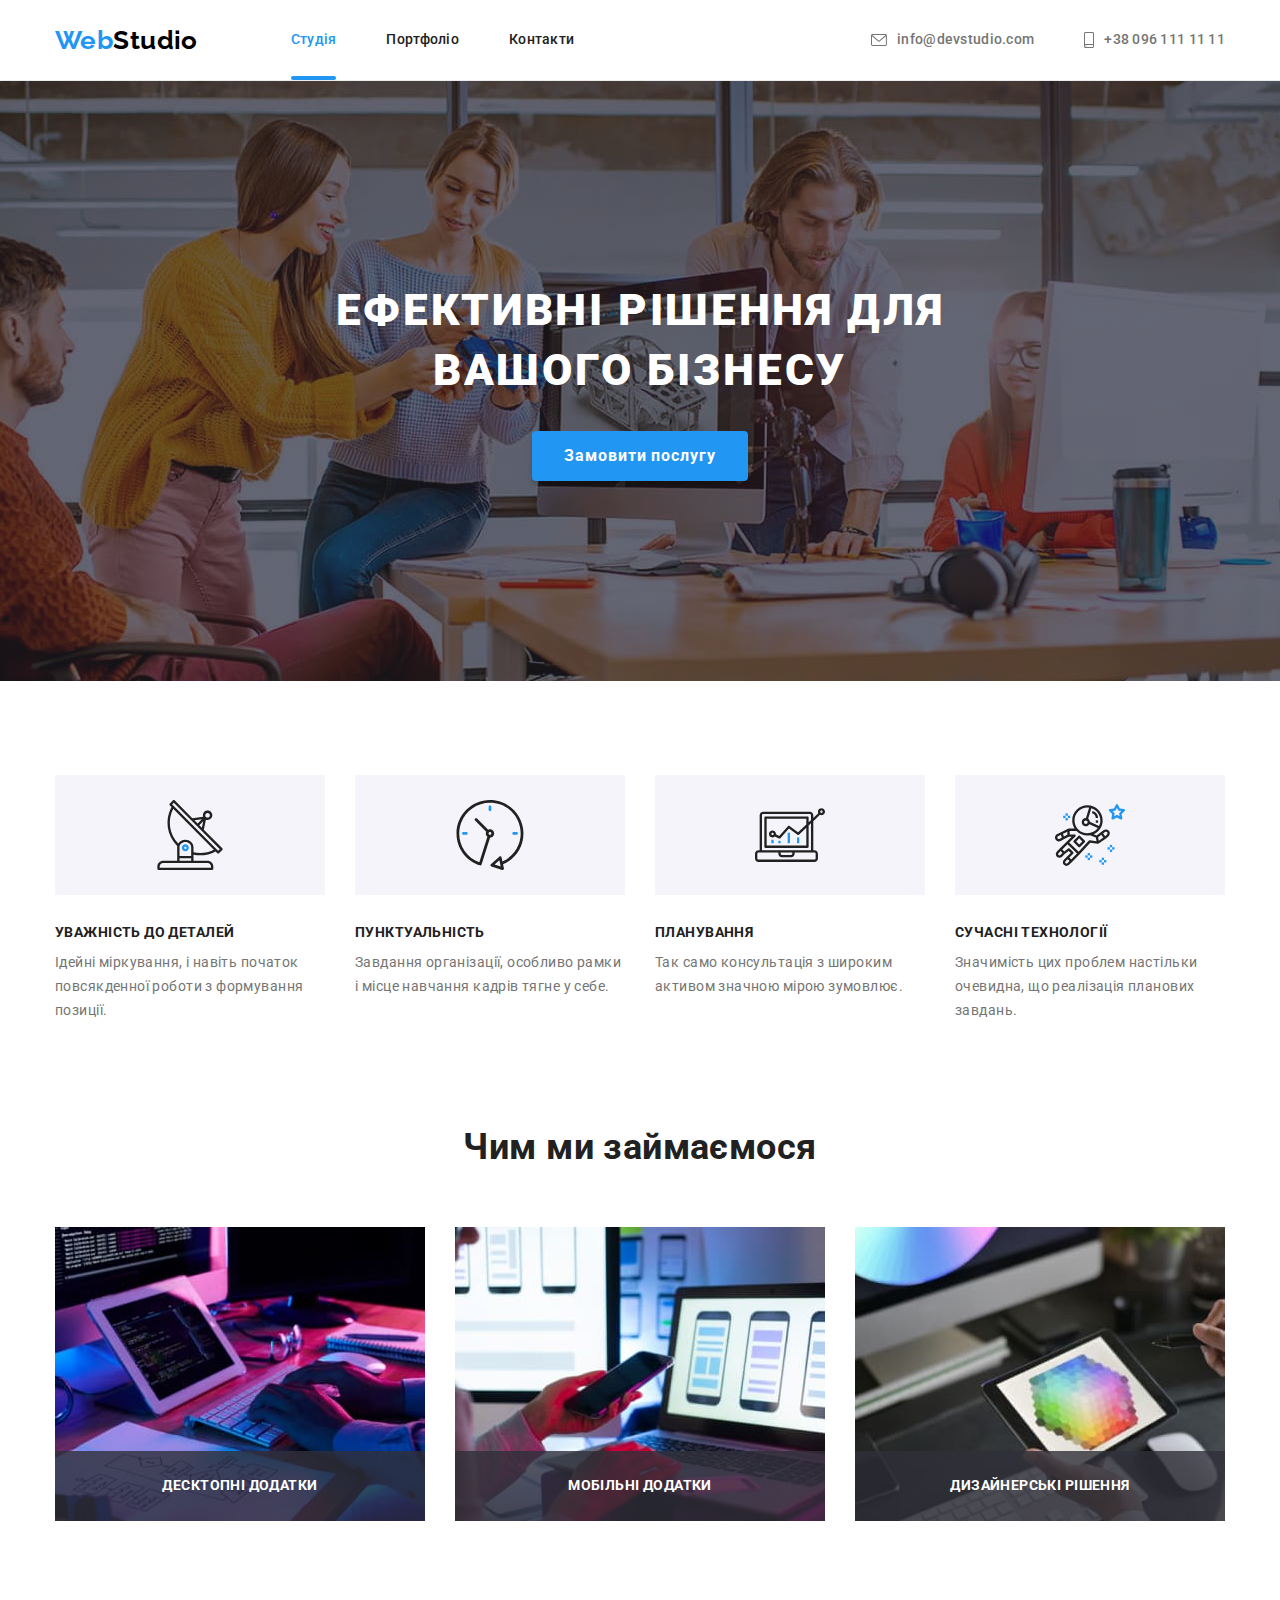
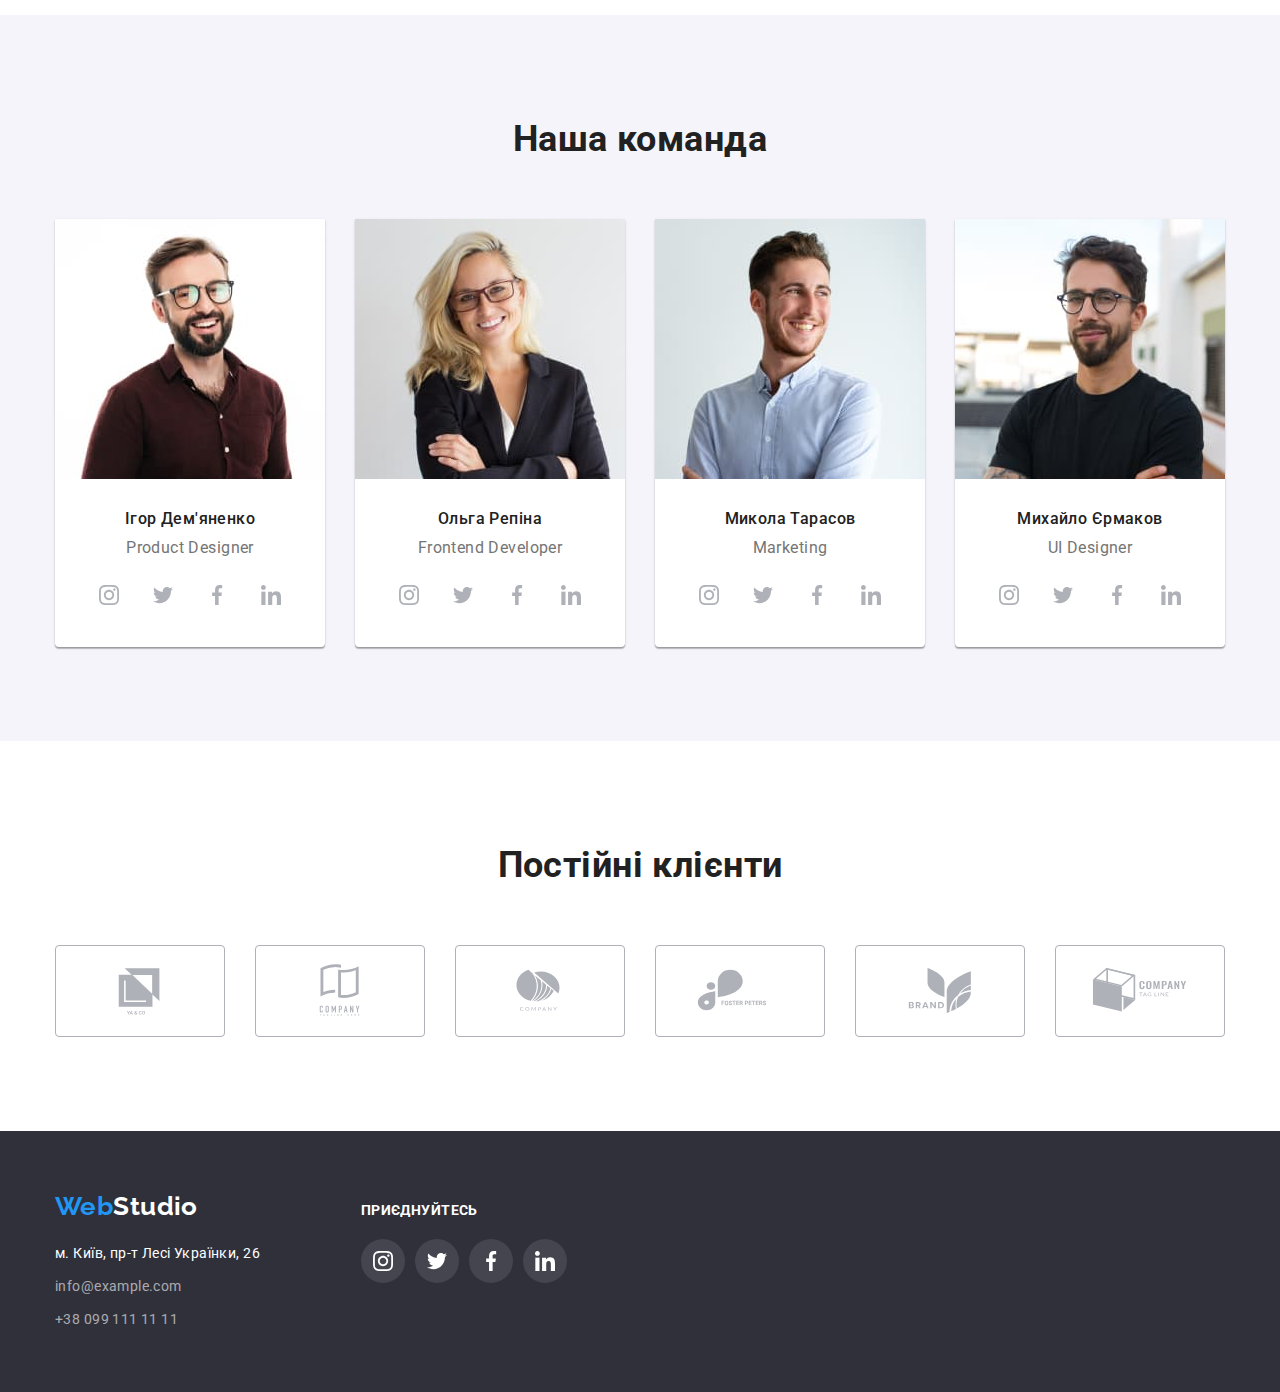
<file: index.html>
<!DOCTYPE html>
<html lang="uk">
<head>
    <meta charset="UTF-8">
    <meta http-equiv="X-UA-Compatible" content="IE=edge">
    <meta name="viewport" content="width=device-width, initial-scale=1.0">
    <title>Webstudio</title>
    <link rel="preconnect" href="https://fonts.googleapis.com">
    <link rel="preconnect" href="https://fonts.gstatic.com" crossorigin>
    <link href="https://fonts.googleapis.com/css2?family=Raleway:wght@700&family=Roboto:wght@400;500;700;900&display=swap"
        rel="stylesheet">
    <link rel="stylesheet" href="https://cdnjs.cloudflare.com/ajax/libs/modern-normalize/1.1.0/modern-normalize.min.css">    
    <link rel="stylesheet" href="./css/styles.css">

    
</head>
<body>
    <!--HEADER--> 
    <header class="page-header">
        <div class="container page-header-container">
         <nav class="page-nav">
             <a class="logo link" href="./index.html" lang="en">Web<span class="logo-part-header">Studio</span></a>
             <ul class="menu list">
                  <li class="menu-item">
                        <a class="menu-link link current" href="./index.html">Студія</a>
                 </li>
                 <li class="menu-item">
                     <a class="menu-link link" href="./portfolio.html">Портфоліо</a>
                 </li>
                 <li class="menu-item">
                     <a class="menu-link link" href="">Контакти</a>
                 </li>
             </ul>
         </nav>
         <ul class="contact-list list">
               <li class="contact-list-item">
                 <a class="contact-link link" href="mailto:info@devstudio.com">
                    <svg class="contact-link-icon" width="16" height="12">
                        <use href="./images/sprite.svg#icon-envelope"></use>
                    </svg>
                    info@devstudio.com</a>
             </li>
             <li class="contact-list-item">
                 <a class="contact-link link" href="tel:+380961111111">
                    <svg class="contact-link-icon" width="10" height="16">
                        <use href="./images/sprite.svg#icon-smartphone"></use>
                    </svg>
                    +38 096 111 11 11</a>
                </li>
         </ul>
        </div>
    </header>
    
    <!--UNIQUE PAGE CONTENT-->
    <main>
        <!-- HERO -->
        <section class="hero">
            <div class="container">
            <h1 class="main-title">
                Ефективні рішення для вашого бізнесу  
            </h1>
            <button type="button" class="modal-btn" data-modal-open>Замовити послугу</button>
            </div>
        </section>

        <!-- COMPANY QUALITIES -->
        <section class="company-qualities section">
            <div class="container">
            <h2 class="visually-hidden">Основні якості нашої компанії</h2> 
            <ul class="company-qualities-list list">
                <li class="company-qualities-list-item icon-antenna">
                   <h3 class="section-subtitle company-qualities-subtitle">
                       Уважність до деталей 
                   </h3>
                   <p class="section-description">
                    Ідейні міркування, і навіть початок повсякденної роботи з формування позиції.
                   </p>
                </li>
                <li class="company-qualities-list-item icon-clock">
                   <h3 class="section-subtitle company-qualities-subtitle">
                       Пунктуальність
                   </h3> 
                    <p class="section-description">
                     Завдання організації, особливо рамки і місце навчання кадрів тягне у себе.
                    </p>
                </li>
                <li class="company-qualities-list-item icon-diagram"> 
                   <h3 class="section-subtitle company-qualities-subtitle">
                       Планування
                   </h3> 
                    <p class="section-description">
                     Так само консультація з широким активом значною мірою зумовлює.
                   </p>   
                </li>
                <li class="company-qualities-list-item icon-astronaut">
                   <h3 class="section-subtitle company-qualities-subtitle">
                       Сучасні технології
                   </h3> 
                    <p class="section-description">
                    Значимість цих проблем настільки очевидна, що реалізація планових завдань.
                    </p>
                </li>
            </ul>
            </div>
        </section>

        <!-- COMPANY ACTIVITY -->
        <section class="company-activity section">   
            <div class="container">
            <h2 class="section-title">Чим ми займаємося</h2>
            <ul class="company-activity-list list">
                <li class="company-activity-list-item">
                    <div class="thumb">
                        <img src="./images/activity/activity1.jpg" alt="розробка архітектури ПЗ" width="370" height="294">
                        <p class="company-label">десктопні додатки</p>
                    </div>
                </li>
                <li class="company-activity-list-item">
                    <div class="thumb">
                        <img src="./images/activity/activity2.jpg" alt="дизайн мобільных додатків" width="370" height="294">
                        <p class="company-label">мобільні додатки</p>
                    </div>
                </li>
                <li class="company-activity-list-item">
                    <div class="thumb">
                        <img src="./images/activity/activity3.jpg" alt="нанесення кольорової гами" width="370" height="294">
                        <p class="company-label">дизайнерські рішення</p>
                    </div>
                </li>
            </ul> 
            </div>
        </section>

        <!-- EMPLOYEES -->
        <section class="employees section">
            <div class="container">
            <h2 class="section-title">Наша команда</h2>
            <ul class="employees-list list">
                <li class="employees-list-item">
                    <img class="employees-photo" src="./images/team/ihor-demyanenko.jpg" alt="Ігор Дем'яненко" width="270" height="260">
                    <div class="employees-list-item-wrapper">
                    <h3 class="section-subtitle employee-subtitle">
                        Ігор Дем'яненко
                    </h3>
                    <p class="section-description employee-description" lang="en">
                        Product Designer
                    </p>
                    <ul class="social-list list">
                        <li class="social-list-item">
                            <a class="social-list-link" href="">
                                <svg class="social-link-icon" width="20" height=20>
                                    <use href="./images/sprite.svg#icon-instagram"></use>
                                </svg>
                            </a>
                        </li>
                        <li class="social-list-item">
                            <a class="social-list-link" href="">
                                <svg class="social-link-icon" width="20" height=20>
                                    <use href="./images/sprite.svg#icon-twitter"></use>
                                </svg>
                            </a>
                        </li>
                        <li class="social-list-item">
                            <a class="social-list-link" href="">
                                <svg class="social-link-icon" width="20" height=20>
                                    <use href="./images/sprite.svg#icon-facebook"></use>
                                </svg>
                            </a>
                        </li>
                        <li class="social-list-item">
                            <a class="social-list-link" href="">
                                <svg class="social-link-icon" width="20" height=20>
                                    <use href="./images/sprite.svg#icon-linkedin"></use>
                                </svg>
                            </a>
                        </li>
                    </ul>
                    </div>
                </li>
                <li class="employees-list-item">
                    <img class="employees-photo" src="./images/team/olha-repina.jpg" alt="Ольга Репіна" width="270" height="260">
                    <div class="employees-list-item-wrapper">
                    <h3 class="section-subtitle employee-subtitle">
                        Ольга Репіна
                    </h3>
                    <p class="section-description employee-description" lang="en">
                        Frontend Developer
                    </p>
                    <ul class="social-list list">
                        <li class="social-list-item">
                            <a class="social-list-link" href="">
                                <svg class="social-link-icon" width="20" height=20>
                                    <use href="./images/sprite.svg#icon-instagram"></use>
                                </svg>
                            </a>
                        </li>
                        <li class="social-list-item">
                            <a class="social-list-link" href="">
                                <svg class="social-link-icon" width="20" height=20>
                                    <use href="./images/sprite.svg#icon-twitter"></use>
                                </svg>
                            </a>
                        </li>
                        <li class="social-list-item">
                            <a class="social-list-link" href="">
                                <svg class="social-link-icon" width="20" height=20>
                                    <use href="./images/sprite.svg#icon-facebook"></use>
                                </svg>
                            </a>
                        </li>
                        <li class="social-list-item">
                            <a class="social-list-link" href="">
                                <svg class="social-link-icon" width="20" height=20>
                                    <use href="./images/sprite.svg#icon-linkedin"></use>
                                </svg>
                            </a>
                        </li>
                    </ul>
                    </div>
                </li>
                <li class="employees-list-item">
                    <img class="employees-photo" src="./images/team/nikolay-tarasov.jpg" alt="Микола Тарасов" width="270" height="260">
                    <div class="employees-list-item-wrapper">
                    <h3 class="section-subtitle employee-subtitle">
                        Микола Тарасов
                    </h3>
                    <p class="section-description employee-description" lang="en">
                        Marketing
                    </p>
                    <ul class="social-list list">
                        <li class="social-list-item">
                            <a class="social-list-link" href="">
                                <svg class="social-link-icon" width="20" height=20>
                                    <use href="./images/sprite.svg#icon-instagram"></use>
                                </svg>
                            </a>
                        </li>
                        <li class="social-list-item">
                            <a class="social-list-link" href="">
                                <svg class="social-link-icon" width="20" height=20>
                                    <use href="./images/sprite.svg#icon-twitter"></use>
                                </svg>
                            </a>
                        </li>
                        <li class="social-list-item">
                            <a class="social-list-link" href="">
                                <svg class="social-link-icon" width="20" height=20>
                                    <use href="./images/sprite.svg#icon-facebook"></use>
                                </svg>
                            </a>
                        </li>
                        <li class="social-list-item">
                            <a class="social-list-link" href="">
                                <svg class="social-link-icon" width="20" height=20>
                                    <use href="./images/sprite.svg#icon-linkedin"></use>
                                </svg>
                            </a>
                        </li>
                    </ul>
                    </div>
                </li>
                <li class="employees-list-item">
                    <img class="employees-photo" src="./images/team/myhail-yermakov.jpg" alt="Михайло Єрмаков" width="270" height="260">
                    <div class="employees-list-item-wrapper">
                    <h3 class="section-subtitle employee-subtitle">
                        Михайло Єрмаков
                    </h3>
                    <p class="section-description employee-description" lang="en">
                        UI Designer
                    </p>
                    <ul class="social-list list">
                        <li class="social-list-item">
                            <a class="social-list-link" href="">
                                <svg class="social-link-icon" width="20" height=20>
                                    <use href="./images/sprite.svg#icon-instagram"></use>
                                </svg>
                            </a>
                        </li>
                        <li class="social-list-item">
                            <a class="social-list-link" href="">
                                <svg class="social-link-icon" width="20" height=20>
                                    <use href="./images/sprite.svg#icon-twitter"></use>
                                </svg>
                            </a>
                        </li>
                        <li class="social-list-item">
                            <a class="social-list-link" href="">
                                <svg class="social-link-icon" width="20" height=20>
                                    <use href="./images/sprite.svg#icon-facebook"></use>
                                </svg>
                            </a>
                        </li>
                        <li class="social-list-item">
                            <a class="social-list-link" href="">
                                <svg class="social-link-icon" width="20" height=20>
                                    <use href="./images/sprite.svg#icon-linkedin"></use>
                                </svg>
                            </a>
                        </li>
                    </ul>
                    </div>
                </li>
            </ul>
            </div>
        </section>  
        
        <section class="regular-customers section">
            <div class="container">
            <h2 class="section-title">
                Постійні клієнти
            </h2>
            <ul class="regular-customers-list list">
                <li class="regular-customers-list-item">
                    <a class="regular-customers-list-link" href="">
                        <svg class="regular-customers-link-icon" width="106" height="60">
                            <use href="./images/sprite.svg#icon-logo1"></use>
                        </svg>
                    </a>
                </li>
                <li class="regular-customers-list-item">
                    <a class="regular-customers-list-link" href="">
                        <svg class="regular-customers-link-icon" width="106" height="60">
                            <use href="./images/sprite.svg#icon-logo2""></use>
                        </svg>
                    </a>
                </li>
                <li class="regular-customers-list-item">
                    <a class="regular-customers-list-link" href="">
                        <svg class="regular-customers-link-icon" width="106" height="60">
                            <use href="./images/sprite.svg#icon-logo3"></use>
                        </svg>
                    </a>
                </li>
                <li class="regular-customers-list-item">
                    <a class="regular-customers-list-link" href="">
                        <svg class="regular-customers-link-icon" width="106" height="60">
                            <use href="./images/sprite.svg#icon-logo4"></use>
                        </svg>
                    </a>
                </li>
                <li class="regular-customers-list-item">
                    <a class="regular-customers-list-link" href="">
                        <svg class="regular-customers-link-icon" width="106" height="60">
                            <use href="./images/sprite.svg#icon-logo5"></use>
                        </svg>
                    </a>
                </li>
                <li class="regular-customers-list-item">
                    <a class="regular-customers-list-link" href="">
                        <svg class="regular-customers-link-icon" width="106" height="60">
                            <use href="./images/sprite.svg#icon-logo6"></use>
                        </svg>
                    </a>
                </li>
            </ul>
            </div>
        </section>
    </main>

    <!--FOOTER-->
    <footer class="page-footer">
        <div class="container">           
                <div class="contact-container">
                    <a class="logo link logo-footer" href="./index.html" lang="en">Web<span class="logo-part-footer">Studio</span></a>
                    <address class="contact-footer-list">
                        <ul class="address-list list">
                            <li class="address-list-item">
                                <a class="address-link map link" href="https://goo.gl/maps/JqsKjMhWEJc1FXKQ9" target="_blank"
                                rel="noopener noreferrer">м. Київ, пр-т Лесі Українки, 26</a>
                            </li>
                            <li class="address-list-item">
                             <a class="address-link link" href="mailto:info@example.com">info@example.com</a>
                            </li>
                         <li class="address-list-item">
                             <a class="address-link link" href="tel:+380991111111">+38 099 111 11 11</a>
                         </li>
                        </ul>
                    </address>
                </div>
                <div class="social-media-container">
                  <p class="section-subtitle social-media-subtitle"> 
                    приєднуйтесь
                  </p> 
                  <ul class="social-media-list list">
                    <li class="social-media-list-item">
                        <a class="social-media-link" href="">
                            <svg class="social-media-link-icon" width="20" height="20">
                                <use href="./images/sprite.svg#icon-instagram" ></use>
                            </svg>
                        </a>
                    </li>
                    <li class="social-media-list-item">
                        <a class="social-media-link" href="">
                            <svg class="social-media-link-icon" width="20" height="20">
                                <use href="./images/sprite.svg#icon-twitter"></use>
                            </svg>
                        </a>
                    </li>
                    <li class="social-media-list-item">
                        <a class="social-media-link" href="">
                            <svg class="social-media-link-icon" width="20" height="20">
                                <use href="./images/sprite.svg#icon-facebook"></use>
                            </svg>
                        </a>
                    </li>
                    <li class="social-media-list-item"> 
                        <a class="social-media-link" href="">
                            <svg class="social-media-link-icon" width="20" height="20">
                                <use href="./images/sprite.svg#icon-linkedin"></use>
                            </svg>
                        </a>
                    </li>
                  </ul> 
                </div>
        </div>
    </footer>

    <div class="backdrop is-hidden" data-modal>
        <div class="modal">
            <button type="button" class="modal-close-btn" data-modal-close>
                <svg class="modal-close-btn-icon" width="18" height="18">
                    <use href="./images/sprite.svg#icon-close-modal"></use>
                </svg>
            </button>
        </div>
    </div>

    <script src="./js/modal.js"></script>
</body>
</html>
</file>
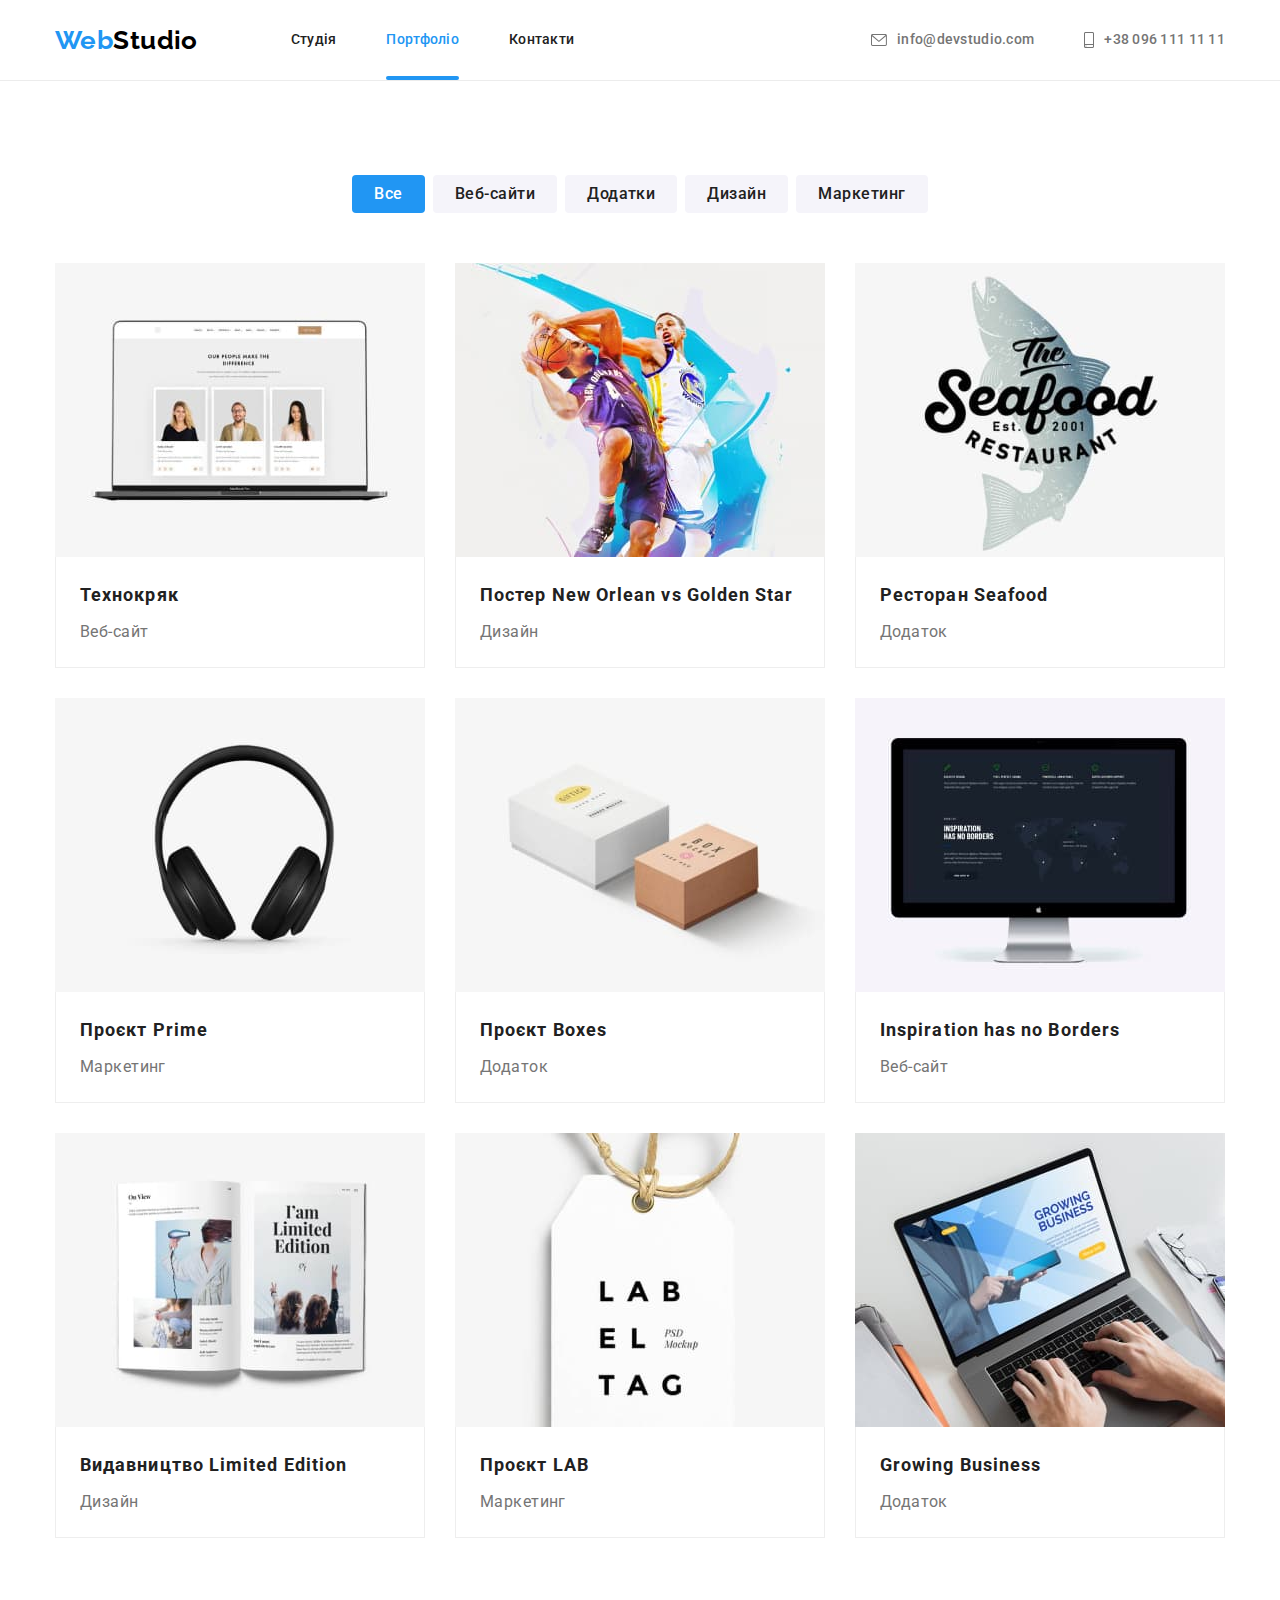
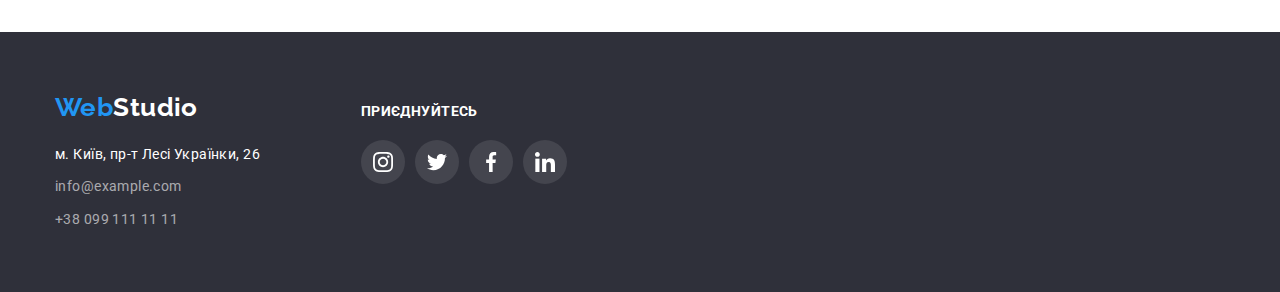
<file: portfolio.html>
<!DOCTYPE html>
<html lang="uk">
<head>
    <meta charset="UTF-8">
    <meta http-equiv="X-UA-Compatible" content="IE=edge">
    <meta name="viewport" content="width=device-width, initial-scale=1.0">
    <title>Portfolio</title>
    <link rel="preconnect" href="https://fonts.googleapis.com">
    <link rel="preconnect" href="https://fonts.gstatic.com" crossorigin>
    <link href="https://fonts.googleapis.com/css2?family=Raleway:wght@700&family=Roboto:wght@400;500;700;900&display=swap"
        rel="stylesheet">
    <link rel="stylesheet" href="https://cdnjs.cloudflare.com/ajax/libs/modern-normalize/1.1.0/modern-normalize.min.css">
    <link rel="stylesheet" href="./css/styles.css">
</head>
<body>
    <!--HEADER-->
    <header class="page-header">
        <div class="container page-header-container">
            <nav class="page-nav">
                <a class="logo link" href="./index.html" lang="en">Web<span class="logo-part-header">Studio</span></a>
                <ul class="menu list">
                    <li class="menu-item">
                        <a class="menu-link link" href="./index.html">Студія</a>
                    </li>
                    <li class="menu-item">
                        <a class="menu-link link current" href="./portfolio.html">Портфоліо</a>
                    </li>
                    <li class="menu-item">
                        <a class="menu-link link" href="">Контакти</a>
                    </li>
                </ul>
            </nav>
            <ul class="contact-list list">
                <li class="contact-list-item">
                    <a class="contact-link link" href="mailto:info@devstudio.com">
                        <svg class="contact-link-icon" width="16" height="12">
                            <use href="./images/sprite.svg#icon-envelope"></use>
                        </svg>
                        info@devstudio.com</a>
                </li>
                <li class="contact-list-item">
                    <a class="contact-link link" href="tel:+380961111111">
                        <svg class="contact-link-icon" width="10" height="16">
                            <use href="./images/sprite.svg#icon-smartphone"></use>
                        </svg>
                        +38 096 111 11 11</a>
                </li>
            </ul>
        </div>
    </header>
    <!--UNIQUE PAGE CONTENT-->
    <main>
    <!-- COMPANY-PRODUCTS -->
     <section class="company-products section">
        <div class="container">
         <h1 class="visually-hidden">Різновиди наших робіт</h1>  
        <ul class="company-products-list list">
            <li class="classification-type">
                <button class="choice-btn  current-button" type="button">
                    Все
                </button>
            </li>
            <li class="classification-type">
                <button class="choice-btn">
                    Веб-сайти
                </button>
            </li>
            <li class="classification-type">
                <button class="choice-btn">
                    Додатки
                </button>
            </li>
            <li class="classification-type"> 
                <button class="choice-btn">
                    Дизайн
                </button>
            </li>
            <li class="classification-type">
                <button class="choice-btn">
                    Маркетинг
                </button>
            </li>
        </ul> 
        
        <ul class="portfolio-list list">
            <li class="portfolio-list-item">
                <a class="portfolio-list-item-link" href="">
                    <div class="portfolio-img-wrapper">
                        <img src="./images/portfolio/portfolio1.jpg" alt="Технокряк" width="370" height="294">
                        <p class="overlay">
                        Ресурс пропонує комплексні пропозиції з різним рівнем функціоналу та сервісів. Все це дозволить відвідувачу отримати
                        вичерпні відомості про компанію чи приватну особу.
                        </p>
                    </div>
                    <div class="portfolio-list-item-wrapper">
                        <h2 class="section-title portfolio-title">
                    Технокряк
                        </h2>
                        <p class="section-description portfolio-description">
                    Веб-сайт
                        </p>
                     </div>
                </a>
            </li>
            <li class="portfolio-list-item">
                <a class="portfolio-list-item-link" href="">
                    <div class="portfolio-img-wrapper">
                        <img src="./images/portfolio/portfolio2.jpg" alt="Постер New Orlean vs Golden Star" width="370" height="294">
                        <p class="overlay">
                            Ресурс пропонує комплексні пропозиції з різним рівнем функціоналу та сервісів. Все це дозволить відвідувачу отримати
                            вичерпні відомості про компанію чи приватну особу.
                        </p>
                    </div>
                     <div class="portfolio-list-item-wrapper">
                        <h2 class="section-title portfolio-title">
                    Постер <span lang="en">New Orlean vs Golden Star</span> 
                        </h2>
                        <p class="section-description portfolio-description">
                    Дизайн
                        </p>
                     </div>
                </a>
            </li>
            <li class="portfolio-list-item">
                <a class="portfolio-list-item-link" href="">
                    <div class="portfolio-img-wrapper">
                        <img src="./images/portfolio/portfolio3.jpg" alt="Ресторан Seafood" width="370" height="294">
                        <p class="overlay">
                            Ресурс пропонує комплексні пропозиції з різним рівнем функціоналу та сервісів. Все це дозволить відвідувачу отримати
                            вичерпні відомості про компанію чи приватну особу.
                        </p>
                    </div>
                    <div class="portfolio-list-item-wrapper">
                        <h2 class="section-title portfolio-title">
                    Ресторан <span>Seafood</span> 
                        </h2>
                        <p class="section-description portfolio-description">
                    Додаток
                        </p>
                    </div>
                </a>
            </li>
            <li class="portfolio-list-item">
                <a class="portfolio-list-item-link" href="">
                    <div class="portfolio-img-wrapper">
                        <img src="./images/portfolio/portfolio4.jpg" alt="Ресторан Seafood" width="370" height="294">
                        <p class="overlay">
                            Ресурс пропонує комплексні пропозиції з різним рівнем функціоналу та сервісів. Все це дозволить відвідувачу
                            отримати
                            вичерпні відомості про компанію чи приватну особу.
                        </p>
                    </div>
                    <div class="portfolio-list-item-wrapper">
                        <h2 class="section-title portfolio-title">
                    Проєкт <span lang="en">Prime</span> 
                        </h2>
                        <p class="section-description portfolio-description">
                    Маркетинг
                        </p>
                     </div>
                </a>
            </li>
            <li class="portfolio-list-item">
                <a class="portfolio-list-item-link" href="">
                    <div class="portfolio-img-wrapper">
                        <img src="./images/portfolio/portfolio5.jpg" alt="Ресторан Seafood" width="370" height="294">
                        <p class="overlay">
                            Ресурс пропонує комплексні пропозиції з різним рівнем функціоналу та сервісів. Все це дозволить відвідувачу
                            отримати
                            вичерпні відомості про компанію чи приватну особу.
                        </p>
                    </div>
                     <div class="portfolio-list-item-wrapper">
                        <h2 class="section-title portfolio-title">
                    Проєкт <span lang="en">Boxes</span>  
                        </h2>
                        <p class="section-description portfolio-description">
                    Додаток
                        </p>
                     </div>
                </a>
            </li>
            <li class="portfolio-list-item">
                <a class="portfolio-list-item-link" href="">
                    <div class="portfolio-img-wrapper">
                        <img src="./images/portfolio/portfolio6.jpg" alt="Ресторан Seafood" width="370" height="294">
                        <p class="overlay">
                            Ресурс пропонує комплексні пропозиції з різним рівнем функціоналу та сервісів. Все це дозволить відвідувачу
                            отримати
                            вичерпні відомості про компанію чи приватну особу.
                        </p>
                    </div>
                     <div class="portfolio-list-item-wrapper">
                         <h2 class="section-title portfolio-title" lang="en">
                    Inspiration has no Borders
                         </h2>
                         <p class="section-description portfolio-description">
                    Веб-сайт
                         </p>
                     </div>
                </a>
            </li>
            <li class="portfolio-list-item">
                <a class="portfolio-list-item-link" href="">
                    <div class="portfolio-img-wrapper">
                        <img src="./images/portfolio/portfolio7.jpg" alt="Ресторан Seafood" width="370" height="294">
                        <p class="overlay">
                            Ресурс пропонує комплексні пропозиції з різним рівнем функціоналу та сервісів. Все це дозволить відвідувачу
                            отримати
                            вичерпні відомості про компанію чи приватну особу.
                        </p>
                    </div>
                    <div class="portfolio-list-item-wrapper">
                        <h2 class="section-title portfolio-title">
                    Видавництво <span lang="en">Limited Edition</span> 
                         </h2>
                         <p class="section-description portfolio-description">
                    Дизайн
                         </p>
                     </div>
                </a>
            </li>
            <li class="portfolio-list-item">
                <a class="portfolio-list-item-link" href="">
                    <div class="portfolio-img-wrapper">
                        <img src="./images/portfolio/portfolio8.jpg" alt="Ресторан Seafood" width="370" height="294">
                        <p class="overlay">
                            Ресурс пропонує комплексні пропозиції з різним рівнем функціоналу та сервісів. Все це дозволить відвідувачу
                            отримати
                            вичерпні відомості про компанію чи приватну особу.
                        </p>
                    </div>
                    <div class="portfolio-list-item-wrapper">
                        <h2 class="section-title portfolio-title">
                    Проєкт <span lang="en">LAB</span> 
                        </h2>
                         <p class="section-description portfolio-description">
                    Маркетинг
                        </p>
                     </div>
                </a>
            </li>
            <li class="portfolio-list-item">
                <a class="portfolio-list-item-link" href="">
                <div class="portfolio-img-wrapper">
                    <img src="./images/portfolio/portfolio9.jpg" alt="Ресторан Seafood" width="370" height="294">
                    <p class="overlay">
                        Ресурс пропонує комплексні пропозиції з різним рівнем функціоналу та сервісів. Все це дозволить відвідувачу
                        отримати
                        вичерпні відомості про компанію чи приватну особу.
                    </p>
                </div>
                    <div class="portfolio-list-item-wrapper">
                        <h2 class="section-title portfolio-title" lang="en">
                    Growing Business
                        </h2>
                         <p class="section-description portfolio-description">
                    Додаток
                        </p>
                     </div>
                </a>
            </li>
        </ul>
        </div>
     </section>   
    </main>
    <!-- FOOTER -->
<footer class="page-footer">
    <div class="container">
        <div class="contact-container">
            <a class="logo link logo-footer" href="./index.html" lang="en">Web<span
                    class="logo-part-footer">Studio</span></a>
            <address class="contact-footer-list">
                <ul class="address-list list">
                    <li class="address-list-item">
                        <a class="address-link map link" href="https://goo.gl/maps/JqsKjMhWEJc1FXKQ9" target="_blank"
                            rel="noopener noreferrer">м. Київ, пр-т Лесі Українки, 26</a>
                    </li>
                    <li class="address-list-item">
                        <a class="address-link link" href="mailto:info@example.com">info@example.com</a>
                    </li>
                    <li class="address-list-item">
                        <a class="address-link link" href="tel:+380991111111">+38 099 111 11 11</a>
                    </li>
                </ul>
            </address>
        </div>
        <div class="social-media-container">
            <p class="section-subtitle social-media-subtitle">
                приєднуйтесь
            </p>
            <ul class="social-media-list list">
                <li class="social-media-list-item">
                    <a class="social-media-link" href="">
                        <svg class="social-media-link-icon" width="20" height="20">
                            <use href="./images/sprite.svg#icon-instagram"></use>
                        </svg>
                    </a>
                </li>
                <li class="social-media-list-item">
                    <a class="social-media-link" href="">
                        <svg class="social-media-link-icon" width="20" height="20">
                            <use href="./images/sprite.svg#icon-twitter"></use>
                        </svg>
                    </a>
                </li>
                <li class="social-media-list-item">
                    <a class="social-media-link" href="">
                        <svg class="social-media-link-icon" width="20" height="20">
                            <use href="./images/sprite.svg#icon-facebook"></use>
                        </svg>
                    </a>
                </li>
                <li class="social-media-list-item">
                    <a class="social-media-link" href="">
                        <svg class="social-media-link-icon" width="20" height="20">
                            <use href="./images/sprite.svg#icon-linkedin"></use>
                        </svg>
                    </a>
                </li>
            </ul>
        </div>
    </div>
</footer>
</body>
</html>
</file>
<file: css/styles.css>
/*========== INDEX.HTML ========== */
:root {
    --accent-color: #2196F3;
    --primary-font: 'Roboto',sans-serif;
    --secondary-font: 'Raleway',sans-serif;
    --primary-text-color: #212121;
    --secondary-text-color: #757575;
    --third-text-color: #fff;
    --logo-header-text-color: #000000;
    --logo-footer-text-color: #ffffff;
    --page-dominated-background-color: #ffffff;
    --page-background-color: #2F303A;
    --page-background-color2: #F5F4FA;
    --hero-background-color:#C4C4C4;
    --studio-button-text-color: #ffffff;
    --studio-button-background-color: #2196F3;
    --studio-state-button-background-color: #188CE8;
    --portfolio-button-text-color: #212121;
    --portfolio-button-background-color: #F5F4FA;
    --portfolio-state-button-background-color: #188CE8;
    --portfolio-state-button-text-color: #ffffff;
    --main-title-text-color: #ffffff;
    --map-text-color: #ffffff;
    --icon-link-color: #AFB1B8;
    --current-portfolio-button-background-color: #2196F3;
    --current-portfolio-button-text-color: #ffffff;
    --address-link-text-color: rgba(255, 255, 255, 0.6);
    --modal-close-btn-color:#000000;
    --transition-dur-and-func: 250ms cubic-bezier(0.4, 0, 0.2, 1);
}

body {
    font-family: var(--primary-font);
    color: var(--primary-text-color);
    background-color: var(--page-dominated-background-color);
    font-size: 14px;
    letter-spacing: 0.03em;
}

h1,
h2,
h3,
h4,
h5,
h6,
p {
    margin: 0;
}

img {
    display: block;
    max-width: 100%;
    height: auto;
}

address {
    font-style: normal;
}

button {
    display: block;
    margin: 0 auto;
    cursor: pointer;
    border: none;
    border-radius: 4px;
}
.section {
    padding-top: 94px;
    padding-bottom: 94px;
}

.container {
    width: 1200px;
    padding: 0 15px;
    margin: 0 auto;
}
.list {
    list-style: none;
    margin: 0;
    padding-left: 0;
}

.link {
    text-decoration: none;

}

/*========== COMPONENTS ========== */
.logo {
    margin-right: 93px;
    font-family: var(--secondary-font);
    font-weight: 700;
    font-size: 26px;
    line-height: 1.19; 
    color: var(--accent-color);

}

.section-title {
    margin-bottom: 50px;

    font-weight: 700;
    font-size: 36px;
    line-height: 1.67;
    color: var(--primary-text-color);
    text-align: center;
}

.section-subtitle {
    margin-bottom: 10px;

    font-size: 14px;
    font-weight: 500;
    line-height: 1.19;  
    color: var(--primary-text-color);
}


.section-description {
    line-height: 1.71;
    color: var(--secondary-text-color);
}

.employee-description {
    font-size: 16px;
    line-height: 1.19;
    margin-bottom: 16px;
}
.visually-hidden {
    position: absolute;
    width: 1px;
    height: 1px;
    margin: -1px;
    border: 0;
    padding: 0;

    white-space: nowrap;
    clip-path: inset(100%);
    clip: rect(0 0 0 0);
    overflow: hidden;
}
/*========== /COMPONENTS ========== */

/*========== HEADER ========== */
.page-header {
    border-bottom: 1px solid #ECECEC;
}

.page-header-container {
    display: flex;
    align-items: center;
}
.page-nav {
    display: flex;
    align-items:center;
}
.menu {
    display:flex;
    align-items: center;
}
.contact-list {
    display: flex;
    margin-left: auto;
}
.menu-item:not(:last-child) {
    margin-right: 50px;
}

.logo-part-header{
    color: var(--logo-header-text-color); 
}  
.menu-link {
    font-weight: 500;
    line-height: 1.14;
    letter-spacing: 0.02em;
    color: var(--primary-text-color);
    transition: color var(--transition-dur-and-func);
}

.menu-link:hover,
.menu-link:focus {
    color: var(--accent-color);
}

.menu .link {
    display: block;
    padding-top: 32px;
    padding-bottom: 32px;
}
.menu .link.current {
    color: var(--accent-color);
}

.current {
    position: relative;
}

.current::after {
    content:"";

    position: absolute;
    left: 0;
    bottom:0;
    display: block;
    width: 100%;
    height: 4px;

    background-color: var(--accent-color);
    border-radius: 2px;
}


.contact-list-item:not(:last-child) {
    margin-right: 50px;
}
.contact-link  {   
    display: flex;
    align-items:center;  
    padding-top: 32px;
    padding-bottom: 32px;

    font-weight: 500;
    line-height: 1.14;
    letter-spacing: 0.02em;
    transition: color var(--transition-dur-and-func);

    color: var(--secondary-text-color);
}
.contact-link:hover,
.contact-link:focus {
    color: var(--accent-color);
}

.contact-link-icon {
    margin-right: 10px;
    fill: currentColor;
}

/*========== /HEADER ========== */

/*========== HERO ========== */

.modal-btn {
    min-width: 200px;
    padding: 10px 32px;

    font-weight: 700;
    font-size: 16px;
    line-height: 1.87;
    letter-spacing: 0.06em;
    color: var(--studio-button-text-color);
    background-color: var(--studio-button-background-color);
    box-shadow: 0px 4px 4px rgba(0, 0, 0, 0.15);
    transition: background-color var(--transition-dur-and-func);
}

.modal-btn:hover,
.modal-btn:focus {
    background-color: var(--studio-state-button-background-color);
}

.hero {
    max-width: 1600px;
    height: 600px;
    padding-top: 200px;
    padding-bottom: 200px;
    margin-right: auto;
    margin-left: auto;

    background-color: var(--hero-background-color);
    background-image: linear-gradient(
        rgba(47, 48, 58, 0.4),
        rgba(47, 48, 58, 0.4)),
     url("../images/hero/hero.jpg");
    background-repeat: no-repeat;
    background-size: cover; 
    background-position:  center; 
    text-align: center;
}
.main-title {
    max-width: 696px;
    margin-left: auto;
    margin-right: auto;
    margin-bottom: 30px;

    font-weight: 900;
    font-size: 44px;
    line-height: 1.36;
    letter-spacing: 0.06em;
    text-transform: uppercase;
    color: var(--main-title-text-color);
    
}
/*========== /HERO ========== */

/*========== COMPANY QUALITIES ========== */
.company-qualities-list {
    display: flex;
    flex-wrap: wrap;
    gap: 30px;
}

.company-qualities-list-item {
    flex-basis: calc((100% - 90px) / 4);
}

.company-qualities-list-item::before {
    content: "";
    display: block;
    margin-bottom: 30px;
    height: 120px;

    background-color: #F5F4FA;
    background-repeat: no-repeat;
    background-position: center;
}

.icon-antenna::before {
    background-image: url('../images/company-qualities/antenna.svg');
}

.icon-clock::before {
    background-image: url('../images/company-qualities/clock.svg')
}

.icon-diagram::before {
    background-image: url('../images/company-qualities/diagram.svg');
}

.icon-astronaut::before {
    background-image: url('../images/company-qualities/astronaut.svg');
}

.company-qualities-subtitle {
    font-weight: 700;
    line-height: 1.14;
    text-transform: uppercase;
}


/*========== /COMPANY QUALITIES ========== */

/*========== COMPANY ACTIVITY ========== */
.company-activity {
    padding-top: 0;
}
.company-activity-list {
    display: flex;
    flex-wrap: wrap;
    gap: 30px;
}

.company-activity-list-item {
    flex-basis: calc((100% - 60px) / 3);
}

.thumb {
    position: relative;
}


.company-label {
    position: absolute;
    bottom: 0;

    display: flex;
    justify-content: center;
    align-items: center;
    width: 100%;
   height: 70px;
    
    font-weight: 700;
    line-height: 1.14;
    text-transform: uppercase;
    background-color: rgba(47, 48, 58, 0.8);
    color: var(--third-text-color);
}

/*========== /COMPANY ACTIVITY ========== */

/*========== EMPLOYEES ========== */
.employees-list {
    display: flex;
    flex-wrap: wrap;
    gap: 30px;
}

.employees-list-item {
    flex-basis: calc((100% - 90px) / 4);

    background-color: var(--page-dominated-background-color);
    box-shadow: 0px 1px 3px rgba(0, 0, 0, 0.12), 0px 1px 1px rgba(0, 0, 0, 0.14), 0px 2px 1px rgba(0, 0, 0, 0.2);
    border-radius: 0px 0px 4px 4px;
    text-align: center;
}
.employees {
    background-color:var(--page-background-color2);
}

.employee-subtitle {
    font-size: 16px;
}
.employees-list-item-wrapper {
    padding-top: 30px;
    padding-bottom: 30px;
}
.social-list {
    display: flex;
    justify-content: center;
    gap: 10px;
}

.social-list-item {
    width: 44px;
    height: 44px;
}
.social-list-link {
    display:flex;
    justify-content: center;
    align-items:center;
    width: 100%;
    height: 100%;
    border-radius: 50%;

    color: var(--icon-link-color);
    transition: background-color var(--transition-dur-and-func), color var(--transition-dur-and-func);
}

.social-list-link:hover,
.social-list-link:focus {
    background-color: var(--accent-color);
    color: var(--page-dominated-background-color);
}
.social-link-icon {
    fill: currentColor;
}


/*========== /EMPLOYEES ========== */

/*========== REGULAR_CUSTOMERS ========== */
.regular-customers-list {
    display: flex;
    justify-content: space-between;
    gap: 30px;
}

.regular-customers-list-item {
    width: 170px;
    height: 92px;
}
.regular-customers-list-link {
    display: flex;
    justify-content: center;
    align-items: center;
    width: 100%;
    height: 100%;
    border: 1px solid #AFB1B8;
    border-radius: 4px;
    transition: color var(--transition-dur-and-func), border var(--transition-dur-and-func); 

    color: var(--icon-link-color);
}

.regular-customers-list-link:hover,
.regular-customers-list-link:focus {
    border: 1px solid var(--accent-color);
    color: var(--accent-color);
}

.regular-customers-link-icon {
    fill: currentColor;
}

/*========== /REGULAR_CUSTOMERS ========== */

/*========== FOOTER ========== */
.page-footer {
    padding-top: 60px;
    padding-bottom: 60px;
    background-color:var(--page-background-color);
}
.address-link {
    font-weight: 400;
    line-height: 1.71;
    color: var(--address-link-text-color);
    transition: color var(--transition-dur-and-func);
}

.address-link:hover,
.address-link:focus {
    color: var(--accent-color);
}
.map {
    color: var(--map-text-color);
}

.logo-part-footer {
    color: var(--logo-footer-text-color);
}
.logo-footer {
    display: block;
    margin-bottom: 20px;  
}
 .address-list-item:not(:last-child) {
    margin-bottom: 9px;
}

.social-media-subtitle {
    margin-bottom: 20px;

    font-weight: 700;
    font-style: 14px;
    line-height: 1.14;
    text-transform: uppercase;
    color: var(--logo-footer-text-color)
}

.page-footer .container {
    display: flex;
    align-items: baseline;
}

.social-media-container {
    margin-left: 70px;
}
.social-media-list {
    display: flex;
    gap: 10px;
}
.social-media-link {
    display: flex;
    justify-content: center;
    align-items:center;
    width: 44px;
    height: 44px;
    background-color:rgba(255, 255, 255, 0.1);
    border-radius: 50%;
    transition: background-color var(--transition-dur-and-func);

    color: var(--third-text-color);
}

.social-media-link:hover,
.social-media-link:focus {
    background-color: var(--accent-color);
}

.social-media-link-icon {
    fill: currentColor;
}



/*========== /FOOTER ========== */
/*========== /INDEX.HTML ========== */

/*========== PORTFOLIO.HTML ========== */
/*========== COMPANY-PRODUCTS ========== */

.company-products-list{
    display: flex;
    justify-content: center;
    margin-bottom: 50px;

}

.classification-type:not(:first-child) {
    margin-left: 8px;
}
.choice-btn {
    padding: 6px 22px;

    font-family: var(--primary-font);
    font-weight: 500;
    font-size: 16px;
    line-height: 1.62; 
    color: var(--portfolio-button-text-color);
    background-color: var(--portfolio-button-background-color);
    letter-spacing: 0.03em;
    transition: color var(--transition-dur-and-func), background-color var(--transition-dur-and-func), box-shadow var(--transition-dur-and-func);
}

.choice-btn:hover,
.choice-btn:focus {
    color: var(--portfolio-state-button-text-color);
    background-color: var(--portfolio-state-button-background-color);
    box-shadow: 0px 3px 1px rgba(0, 0, 0, 0.1), 0px 1px 2px rgba(0, 0, 0, 0.08), 0px 2px 2px rgba(0, 0, 0, 0.12);

}

.current-button {
    background-color: var(--current-portfolio-button-background-color);
    color: var(--current-portfolio-button-text-color);

}

.portfolio-list-item-link {
    display: block;
    text-decoration: none;
    transition: box-shadow var(--transition-dur-and-func);
}

.portfolio-list-item-link:hover,
.portfolio-list-item-link:focus {
    box-shadow: 0px 1px 1px rgba(0, 0, 0, 0.12), 0px 4px 4px rgba(0, 0, 0, 0.06), 1px 4px 6px rgba(0, 0, 0, 0.16);
}

.portfolio-title {
    margin-bottom: 4px;

    font-size: 18px;
    line-height: 2;
    letter-spacing: 0.06em;
    text-align: start;
}

.portfolio-description {
    font-size: 16px;
    line-height: 1.87;
}

.portfolio-list {
    display: flex;
    flex-wrap: wrap;
    gap: 30px;
}

.portfolio-list-item {
    flex-basis: calc((100% - 60px) / 3);
}

.portfolio-list-item-wrapper {
    padding: 20px 24px;

    border: 1px solid #EEEEEE;
    border-top: none;
}



.portfolio-img-wrapper {
    position: relative;
    overflow: hidden;
}

.overlay {
    position: absolute;
    left:0;
    top:0;
    transform: translate(0, 100%);
    transition: transform var(--transition-dur-and-func);

    padding: 63px 24px;
    width: 100%;
    height: 100%;
    overflow: auto;
    

    font-weight: 400;
    font-size: 18px;
    line-height: 1.55;
    background-color: rgba(33, 150, 243, 0.9);
    color: var(--third-text-color);
}

.portfolio-list-item-link:hover .overlay,
.portfolio-list-item-link:focus .overlay {
    transform: translate(0, 0);
}
/*========== /COMPANY-PRODUCTS ========== */
/*========== /PORTFOLIO.HTML ========== */

/*========== /MODAL WINDOW ========== */
.backdrop {
    position: fixed;
    top: 0;
    left: 0;
    z-index: 100;

    opacity: 1;
    visibility: visible;
    width: 100%;
    height: 100%;
    background-color: rgba(0,0,0,0.2);
    transition: opacity var(--transition-dur-and-func),visibility var(--transition-dur-and-func);
}

.backdrop.is-hidden {
    opacity: 0;
    visibility: hidden;
    pointer-events: none;
} 

.modal {
    position: absolute;
    top: 50%;
    left: 50%;
    transform: translate(-50%, -50%);

    width: 528px;
    height: 581px;

    background-color: var(--page-dominated-background-color);
    box-shadow: 0px 1px 3px rgba(0, 0, 0, 0.12), 0px 1px 1px rgba(0, 0, 0, 0.14), 0px 2px 1px rgba(0, 0, 0, 0.2);
    border-radius: 4px;
}

.modal-close-btn {
    position: absolute;
    top: 8px;
    right: 8px;

    padding: 0;
    display: flex;
    justify-content: center;
    align-items: center;
    width: 30px;
    height: 30px;

    border-radius: 50%;
    background-color:transparent;
    border: 1px solid rgba(0, 0, 0, 0.1);
    color: var(--modal-close-btn-color);
    transition: color var(--transition-dur-and-func), border-color var(--transition-dur-and-func);

}

.modal-close-btn:hover,
.modal-close-btn:focus {
    border-color: var(--accent-color);
    color:var(--accent-color);
}

.modal-close-btn-icon {
    fill: currentColor;
}
/*========== /MODAL WINDOW ========== */
</file>
